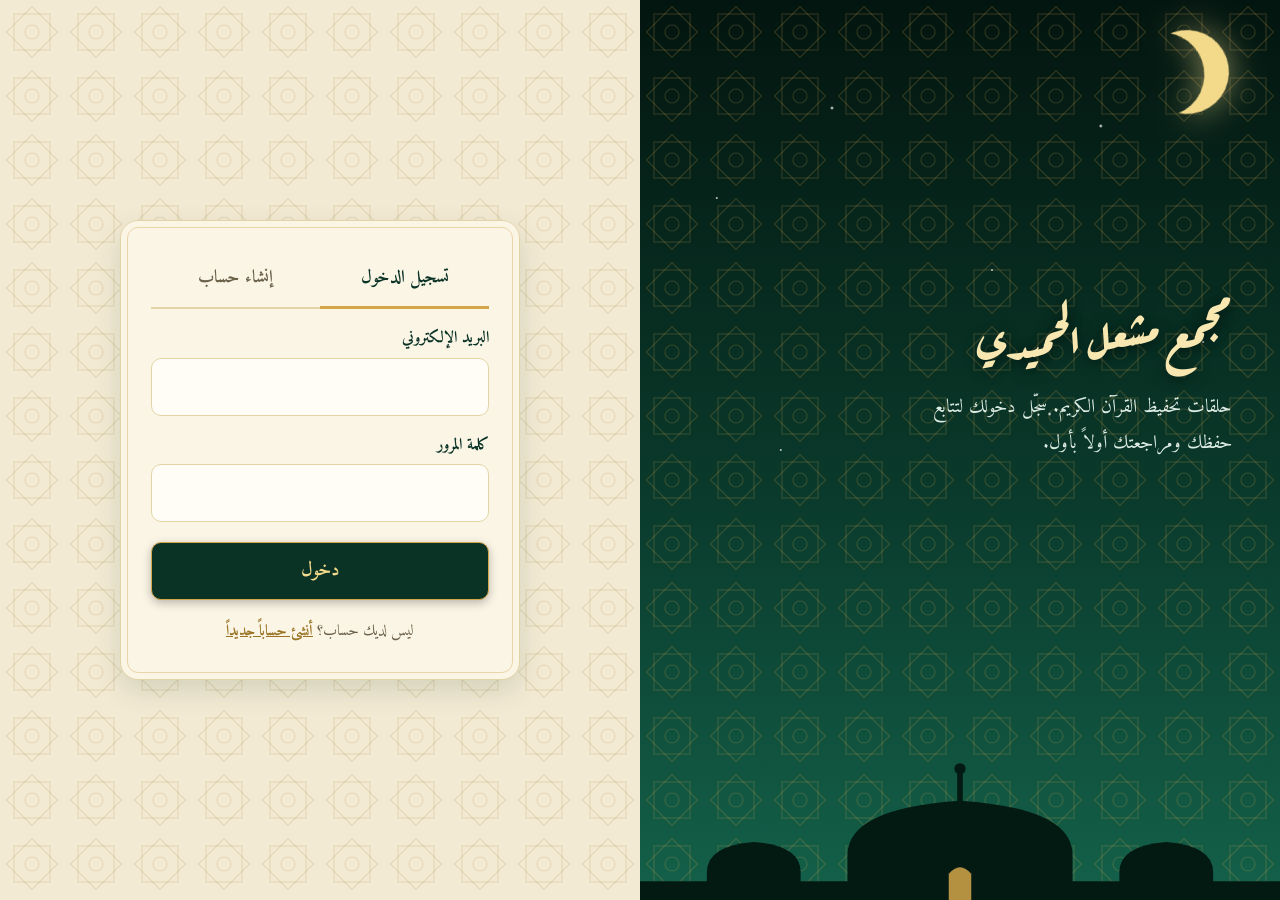
<file: index.html>
<!DOCTYPE html>
<html lang="ar" dir="rtl">
<head>
<meta charset="UTF-8">
<meta name="viewport" content="width=device-width, initial-scale=1">
<title>تسجيل الدخول | مجمع مشعل الحميدي</title>
<link rel="stylesheet" href="style.css">
</head>
<body data-page="index">
<div class="auth">
  <aside class="auth-side scene">
    <h1>مجمع مشعل الحميدي</h1>
    <p>حلقات تحفيظ القرآن الكريم. سجّل دخولك لتتابع حفظك ومراجعتك أولاً بأول.</p>
  </aside>
  <main class="auth-main">
    <div class="auth-box">
      <div class="tabs" role="tablist">
        <button class="on" id="tabLogin" type="button">تسجيل الدخول</button>
        <button id="tabSignup" type="button">إنشاء حساب</button>
      </div>

      <form id="loginForm" novalidate>
        <label for="lEmail">البريد الإلكتروني</label>
        <input id="lEmail" type="email" autocomplete="email" required>
        <label for="lPass">كلمة المرور</label>
        <input id="lPass" type="password" autocomplete="current-password" required>
        <button class="btn dark wide" style="margin-top:20px" type="submit">دخول</button>
        <div class="msg" id="lMsg" role="alert"></div>
        <p class="switch">ليس لديك حساب؟ <a href="#signup" id="toSignup">أنشئ حساباً جديداً</a></p>
      </form>

      <form id="signupForm" class="hidden" novalidate>
        <label for="sName">الاسم الكامل</label>
        <input id="sName" type="text" autocomplete="name" required>
        <label for="sEmail">البريد الإلكتروني</label>
        <input id="sEmail" type="email" autocomplete="email" required>
        <div class="row">
          <div><label for="sPass">كلمة المرور</label><input id="sPass" type="password" autocomplete="new-password" required></div>
          <div><label for="sPass2">تأكيد كلمة المرور</label><input id="sPass2" type="password" autocomplete="new-password" required></div>
        </div>
        <button class="btn dark wide" style="margin-top:20px" type="submit">إنشاء الحساب</button>
        <div class="msg" id="sMsg" role="alert"></div>
        <p class="switch">لديك حساب بالفعل؟ <a href="#login" id="toLogin">سجّل الدخول</a></p>
      </form>
    </div>
  </main>
</div>
<script src="app.js"></script>
</body>
</html>
</file>
<file: style.css>
/* style.css — تنسيقات كل صفحات موقع مجمع مشعل الحميدي */
@import url('https://fonts.googleapis.com/css2?family=Amiri:wght@400;700&family=Aref+Ruqaa:wght@400;700&display=swap');
@import url('https://fonts.googleapis.com/css2?family=Amiri+Quran&display=swap');
:root{--ink:#0a3326;--teal:#1a5d45;--gold:#d4a64a;--gold-d:#9a7424;--ivory:#fbf5e6;--paper:#f3ead3;--text:#2a2418;--muted:#6b6048;--line:#e3d4a8;--err:#b3261e;--ok:#1b7a4b;--pat-d:url("data:image/svg+xml,%3Csvg xmlns=%22http://www.w3.org/2000/svg%22 viewBox=%220 0 64 64%22%3E%3Cg fill=%22none%22 stroke=%22%23d4a64a%22 stroke-opacity=%22.2%22 stroke-width=%221.2%22%3E%3Crect x=%2214%22 y=%2214%22 width=%2236%22 height=%2236%22/%3E%3Crect x=%2214%22 y=%2214%22 width=%2236%22 height=%2236%22 transform=%22rotate%2845 32 32%29%22/%3E%3Ccircle cx=%2232%22 cy=%2232%22 r=%227%22/%3E%3C/g%3E%3C/svg%3E");--pat-l:url("data:image/svg+xml,%3Csvg xmlns=%22http://www.w3.org/2000/svg%22 viewBox=%220 0 64 64%22%3E%3Cg fill=%22none%22 stroke=%22%239a7424%22 stroke-opacity=%22.16%22 stroke-width=%221.2%22%3E%3Crect x=%2214%22 y=%2214%22 width=%2236%22 height=%2236%22/%3E%3Crect x=%2214%22 y=%2214%22 width=%2236%22 height=%2236%22 transform=%22rotate%2845 32 32%29%22/%3E%3Ccircle cx=%2232%22 cy=%2232%22 r=%227%22/%3E%3C/g%3E%3C/svg%3E");--sky:url("data:image/svg+xml,%3Csvg xmlns=%22http://www.w3.org/2000/svg%22 viewBox=%220 0 1200 160%22 preserveAspectRatio=%22xMidYMax slice%22%3E%3Cg fill=%22%23031a12%22%3E%3Cpath d=%22M0 160V140H1200V160Z%22/%3E%3Cpath d=%22M480 160V112Q480 62 600 54Q720 62 720 112V160Z%22/%3E%3Crect x=%22597%22 y=%2224%22 width=%226%22 height=%2232%22/%3E%3Ccircle cx=%22600%22 cy=%2220%22 r=%226%22/%3E%3Cpath d=%22M330 160V130Q330 102 380 98Q430 102 430 130V160Z%22/%3E%3Cpath d=%22M770 160V130Q770 102 820 98Q870 102 870 130V160Z%22/%3E%3Cg id=%22m%22%3E%3Crect x=%22118%22 y=%2246%22 width=%2216%22 height=%22114%22/%3E%3Crect x=%22112%22 y=%2276%22 width=%2228%22 height=%226%22/%3E%3Cpath d=%22M114 46L126 10L138 46Z%22/%3E%3Ccircle cx=%22126%22 cy=%226%22 r=%224%22/%3E%3C/g%3E%3Cuse href=%22%23m%22 x=%22936%22/%3E%3C/g%3E%3Cpath fill=%22%23d4a64a%22 opacity=%22.85%22 d=%22M588 160V132Q600 118 612 132V160Z%22/%3E%3C/svg%3E");--orn:url("data:image/svg+xml,%3Csvg xmlns=%22http://www.w3.org/2000/svg%22 viewBox=%220 0 64 64%22%3E%3Cg fill=%22none%22 stroke=%22%23d4a64a%22 stroke-opacity=%221%22 stroke-width=%221.2%22%3E%3Crect x=%2214%22 y=%2214%22 width=%2236%22 height=%2236%22/%3E%3Crect x=%2214%22 y=%2214%22 width=%2236%22 height=%2236%22 transform=%22rotate%2845 32 32%29%22/%3E%3Ccircle cx=%2232%22 cy=%2232%22 r=%227%22/%3E%3C/g%3E%3C/svg%3E")}
*{box-sizing:border-box;margin:0;padding:0}
html{scroll-behavior:smooth}
body{font-family:'Amiri',serif;background:var(--pat-l) 0 0/64px 64px,var(--paper);color:var(--text);line-height:1.9;font-size:19px}
h1,h2,h3,.brand{font-family:'Aref Ruqaa',serif;font-weight:700;line-height:1.7}
a{color:inherit;text-decoration:none}
.wrap{max-width:1080px;margin:0 auto;padding:0 20px}
:focus-visible{outline:3px solid var(--gold);outline-offset:2px}
.hidden{display:none}
.nav{background:linear-gradient(180deg,#04201a,var(--ink));color:#fff;position:sticky;top:0;z-index:20;border-bottom:2px solid var(--gold)}
.nav-in{display:flex;align-items:center;justify-content:space-between;gap:16px;min-height:68px;flex-wrap:wrap}
.brand{font-size:1.3rem;display:flex;align-items:center;gap:12px;color:#f8e7b0}
.logo{display:grid;place-items:center;width:38px;height:38px;border:2px solid var(--gold);background:#d4a64a26;color:var(--gold);transform:rotate(45deg);border-radius:6px}
.logo b{transform:rotate(-45deg);font-size:1.1rem}
.nav nav{display:flex;align-items:center;gap:6px;flex-wrap:wrap}
.nav nav a{padding:6px 14px;border-radius:8px;font-size:1rem;color:#e8dcc0}
.nav nav a:hover,.nav nav a.active{background:#d4a64a26;color:#f8e7b0}
.nav nav a.logout{border:1px solid var(--gold);color:var(--gold);margin-inline-start:8px}
.nav nav a.logout:hover{background:var(--gold);color:var(--ink)}
.menu-btn{display:none;flex-direction:column;justify-content:center;gap:5px;width:46px;height:42px;padding:0 11px;background:none;border:1px solid var(--gold);border-radius:8px;cursor:pointer}
.menu-btn span{display:block;height:2.5px;background:var(--gold);border-radius:2px}
.scene{position:relative;overflow:hidden;color:#fff;
background:radial-gradient(1.5px 1.5px at 12% 22%,#fff,transparent),radial-gradient(2px 2px at 30% 12%,#fff,transparent),radial-gradient(1.5px 1.5px at 55% 30%,#fff,transparent),radial-gradient(2px 2px at 72% 14%,#fff,transparent),radial-gradient(1.5px 1.5px at 88% 38%,#fff,transparent),radial-gradient(1.5px 1.5px at 22% 50%,#fff,transparent),radial-gradient(2px 2px at 64% 46%,#fff,transparent),
var(--pat-d) 0 0/64px 64px,linear-gradient(180deg,#03150f 0%,#0a3a2b 55%,#14614a 100%)}
.scene::before{content:"";position:absolute;top:30px;inset-inline-start:8%;width:84px;height:84px;border-radius:50%;box-shadow:inset -24px -6px 0 0 #f3d98a;filter:drop-shadow(0 0 16px #f3d98a99);transform:rotate(-20deg)}
.scene::after{content:"";position:absolute;inset:auto 0 0 0;height:150px;background:var(--sky) center bottom/max(100%,900px) 100% no-repeat;pointer-events:none}
.scene>*{position:relative;z-index:1}
.hero{padding:84px 0 190px;border-bottom:3px solid var(--gold)}
.hero.mini{padding:52px 0 170px}
.hero h1{font-size:clamp(2rem,5vw,3.4rem);max-width:16ch;color:#f8e7b0;text-shadow:0 2px 14px #0008}
.hero.mini h1{max-width:none;font-size:clamp(1.8rem,4vw,2.6rem)}
.hero p{max-width:46ch;margin-top:14px;color:#dcebe3}
.hero .actions{margin-top:28px;display:flex;gap:12px;flex-wrap:wrap}
.btn{display:inline-block;border:0;cursor:pointer;font:inherit;font-weight:700;padding:10px 28px;border-radius:10px;background:linear-gradient(180deg,#e9c46e,#c4902f);color:#2a1c00;box-shadow:0 3px 10px #0004;transition:transform .2s,filter .2s}
.btn:hover{transform:translateY(-2px);filter:brightness(1.08)}
.btn.ghost{background:transparent;color:#f8e7b0;border:1.5px solid var(--gold);box-shadow:none}
.btn.dark{background:var(--ink);color:#f3d98a;border:1px solid var(--gold)}
.btn.wide{width:100%}
section{padding:56px 0}
.sec-title{font-size:1.7rem;color:var(--ink)}
.sec-title::after{content:"";display:block;width:150px;height:22px;margin:4px 0 6px;background:var(--orn) center/22px no-repeat,linear-gradient(90deg,var(--gold) 0 40%,transparent 40% 60%,var(--gold) 60%) center/100% 1px no-repeat}
.sec-sub{color:var(--muted);margin-bottom:28px}
.grid{display:grid;gap:20px;grid-template-columns:repeat(auto-fit,minmax(240px,1fr))}
.card{display:block;background:var(--ivory);border:1px solid var(--line);outline:1px solid #d4a64a66;outline-offset:-8px;border-radius:16px;padding:26px;box-shadow:0 8px 22px #0a332618;transition:transform .2s}
a.card:hover{transform:translateY(-4px)}
.card h3{color:var(--ink);font-size:1.2rem;margin-bottom:6px}
.card p{color:var(--muted);font-size:1rem}
.card.tint{background:linear-gradient(135deg,#fff8e1,#f0e0b0)}
.stat{font-family:'Aref Ruqaa',serif;font-size:2.4rem;color:var(--teal);line-height:1.2}
.stat-l{color:var(--muted);font-size:.95rem}
.band{background:var(--pat-l) 0 0/64px 64px,linear-gradient(180deg,#efe2bc,#f7eed4);border-block:1px solid var(--line)}
.tbl-wrap{overflow-x:auto;border:1px solid var(--gold);border-radius:14px;background:var(--ivory);box-shadow:0 8px 22px #0a332618}
table{width:100%;border-collapse:collapse;min-width:560px}
th,td{padding:12px 16px;text-align:start;border-bottom:1px solid var(--line);font-size:1rem}
th{background:var(--ink);color:#f3d98a;font-family:'Aref Ruqaa',serif}
tr:last-child td{border-bottom:0}
.tag{display:inline-block;padding:0 12px;border-radius:99px;font-size:.85rem;background:#d5e8dc;color:var(--teal)}
.tag.rev{background:#f3e2b0;color:var(--gold-d)}
.empty{padding:28px;text-align:center;color:var(--muted)}
.del{background:none;border:0;color:var(--err);cursor:pointer;font:inherit}
footer{background:var(--pat-d) 0 0/64px 64px,var(--ink);border-top:3px solid var(--gold);color:#d8c99c;text-align:center;padding:24px 0;font-size:.95rem}
label{display:block;font-weight:600;margin:14px 0 4px;font-size:1rem;color:var(--ink)}
input,select,textarea{width:100%;font:inherit;padding:10px 14px;border:1.5px solid var(--line);border-radius:10px;background:#fffdf6;color:var(--text)}
input:focus,select:focus,textarea:focus{outline:none;border-color:var(--gold);box-shadow:0 0 0 3px #d4a64a44}
textarea{min-height:140px;resize:vertical}
.row{display:grid;gap:14px;grid-template-columns:1fr 1fr}
.msg{margin-top:14px;padding:10px 14px;border-radius:10px;font-size:.95rem;display:none}
.msg.err{display:block;background:#fbe9e7;color:var(--err)}
.msg.ok{display:block;background:#e3f4ea;color:var(--ok)}
.bar{height:16px;background:#e9dcb6;border-radius:99px;overflow:hidden;margin:10px 0 6px;border:1px solid var(--line)}
.bar i{display:block;height:100%;background:linear-gradient(90deg,var(--teal),var(--gold));width:0;transition:width .5s}
.contact{display:grid;gap:28px;grid-template-columns:1.4fr 1fr}
.info li{list-style:none;padding:10px 0;border-bottom:1px dashed #d4a64a99}
.info li:last-child{border:0}
.info b{display:block;color:var(--ink);font-family:'Aref Ruqaa',serif}
.auth{min-height:100vh;display:grid;grid-template-columns:1fr 1fr}
.auth-side{padding:48px 48px 190px;display:flex;flex-direction:column;justify-content:center}
.auth-side h1{font-size:clamp(2rem,4vw,3rem);color:#f8e7b0;text-shadow:0 2px 14px #0008}
.auth-side p{color:#dcebe3;margin-top:12px;max-width:34ch}
.auth-main{display:grid;place-items:center;padding:32px}
.auth-box{width:100%;max-width:400px;background:var(--ivory);border:1px solid var(--line);outline:1px solid #d4a64a66;outline-offset:-8px;border-radius:18px;padding:28px 30px 32px;box-shadow:0 10px 28px #0a332622}
.tabs{display:flex;border-bottom:2px solid var(--line);margin-bottom:10px}
.tabs button{flex:1;background:none;border:0;font:inherit;font-weight:700;padding:12px;cursor:pointer;color:var(--muted);border-bottom:3px solid transparent;margin-bottom:-2px}
.tabs button.on{color:var(--ink);border-color:var(--gold)}
.tabs button{font-size:1.1rem}
.switch{text-align:center;margin-top:18px;color:var(--muted);font-size:.95rem}
.switch a{color:var(--gold-d);font-weight:700;text-decoration:underline}
.tools{display:flex;gap:10px;flex-wrap:wrap;align-items:flex-end}
.tools>div{flex:1;min-width:160px}
.tools .btn{padding:9px 18px}
.mushaf{margin-top:24px;background:var(--ivory);border:3px double var(--gold);outline:1px solid #d4a64a66;outline-offset:-12px;border-radius:18px;padding:34px 28px;box-shadow:0 10px 30px #0a332622}
.m-head{text-align:center;margin-bottom:14px}
.m-head h2{display:inline-block;font-family:'Amiri Quran',serif;font-size:1.7rem;color:var(--ink);padding:2px 48px;border:2px solid var(--gold);border-radius:10px;background:linear-gradient(#fff8e1,#f0e0b0)}
.m-info{text-align:center;color:var(--muted);font-size:.95rem}
.bism{font-family:'Amiri Quran',serif;font-size:1.4rem;text-align:center;color:var(--teal);margin:10px 0 14px}
.ayahs{font-family:'Amiri Quran',serif;font-size:1.4rem;line-height:2.4;text-align:justify;text-align-last:center;margin:10px 0 18px}
.ay{cursor:pointer;border-radius:6px;transition:background .2s}
.ay:hover{background:#d4a64a22}
.ay.mark{background:#d4a64a55}
.no{display:inline-grid;place-items:center;min-width:1.9em;height:1.9em;padding:0 .2em;margin:0 .15em;border:1.5px solid var(--gold);border-radius:50%;font-family:'Amiri',serif;font-size:.5em;line-height:1;color:var(--gold-d);vertical-align:middle}
@media(max-width:800px){
 .menu-btn{display:flex}
 .nav nav{display:none;width:100%;flex-direction:column;align-items:stretch;padding-bottom:12px}
 .nav nav.open{display:flex}
 .row{grid-template-columns:1fr}
 .contact{grid-template-columns:1fr}
 .auth{grid-template-columns:1fr}.auth-side{padding:36px 24px 180px}
 .mushaf{padding:24px 14px}
}
@media(prefers-reduced-motion:reduce){*{transition:none!important;scroll-behavior:auto!important}}
</file>
